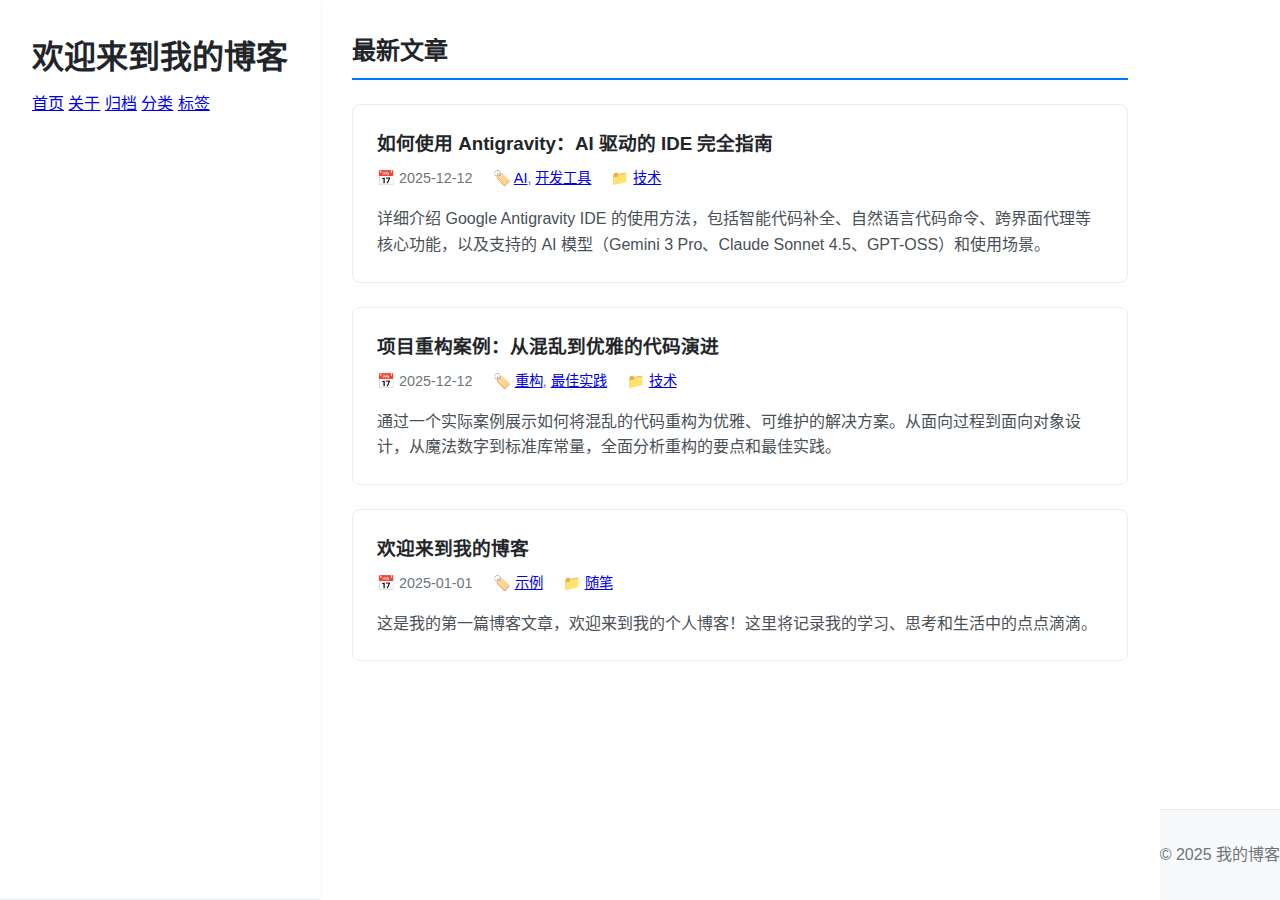
<file: index.html>
<!DOCTYPE html>
<html lang="zh-CN">
<head>
    <meta charset="UTF-8">
    <meta name="viewport" content="width=device-width, initial-scale=1.0">
    <title>我的博客</title>
    <link rel="stylesheet" href="css/style.css">
</head>
<body>
    <header>
        <h1>欢迎来到我的博客</h1>
        <nav>
            <a href="index.html">首页</a>
            <a href="about/index.html">关于</a>
            <a href="archives/index.html">归档</a>
            <a href="categories/index.html">分类</a>
            <a href="tags/index.html">标签</a>
        </nav>
    </header>
    
    <main>
        <section>
            <h2>最新文章</h2>
            <div class="article-list">
                <article class="article-item">
                    <h3><a href="2025/12/12/antigravity-guide.html">如何使用 Antigravity：AI 驱动的 IDE 完全指南</a></h3>
                    <div class="article-meta">
                        <span>📅 2025-12-12</span>
                        <span>🏷️ <a href="tags/index.html">AI</a>, <a href="tags/index.html">开发工具</a></span>
                        <span>📁 <a href="categories/index.html">技术</a></span>
                    </div>
                    <div class="article-excerpt">
                        <p>详细介绍 Google Antigravity IDE 的使用方法，包括智能代码补全、自然语言代码命令、跨界面代理等核心功能，以及支持的 AI 模型（Gemini 3 Pro、Claude Sonnet 4.5、GPT-OSS）和使用场景。</p>
                    </div>
                </article>
                <article class="article-item">
                    <h3><a href="2025/12/12/project-refactoring-case.html">项目重构案例：从混乱到优雅的代码演进</a></h3>
                    <div class="article-meta">
                        <span>📅 2025-12-12</span>
                        <span>🏷️ <a href="tags/index.html">重构</a>, <a href="tags/index.html">最佳实践</a></span>
                        <span>📁 <a href="categories/index.html">技术</a></span>
                    </div>
                    <div class="article-excerpt">
                        <p>通过一个实际案例展示如何将混乱的代码重构为优雅、可维护的解决方案。从面向过程到面向对象设计，从魔法数字到标准库常量，全面分析重构的要点和最佳实践。</p>
                    </div>
                </article>
                <article class="article-item">
                    <h3><a href="2025/01/01/hello-world.html">欢迎来到我的博客</a></h3>
                    <div class="article-meta">
                        <span>📅 2025-01-01</span>
                        <span>🏷️ <a href="tags/index.html">示例</a></span>
                        <span>📁 <a href="categories/index.html">随笔</a></span>
                    </div>
                    <div class="article-excerpt">
                        <p>这是我的第一篇博客文章，欢迎来到我的个人博客！这里将记录我的学习、思考和生活中的点点滴滴。</p>
                    </div>
                </article>
            </div>
        </section>
    </main>
    
    <footer>
        <p>&copy; 2025 我的博客</p>
    </footer>
    
    <script src="js/main.js"></script>
</body>
</html>
</file>
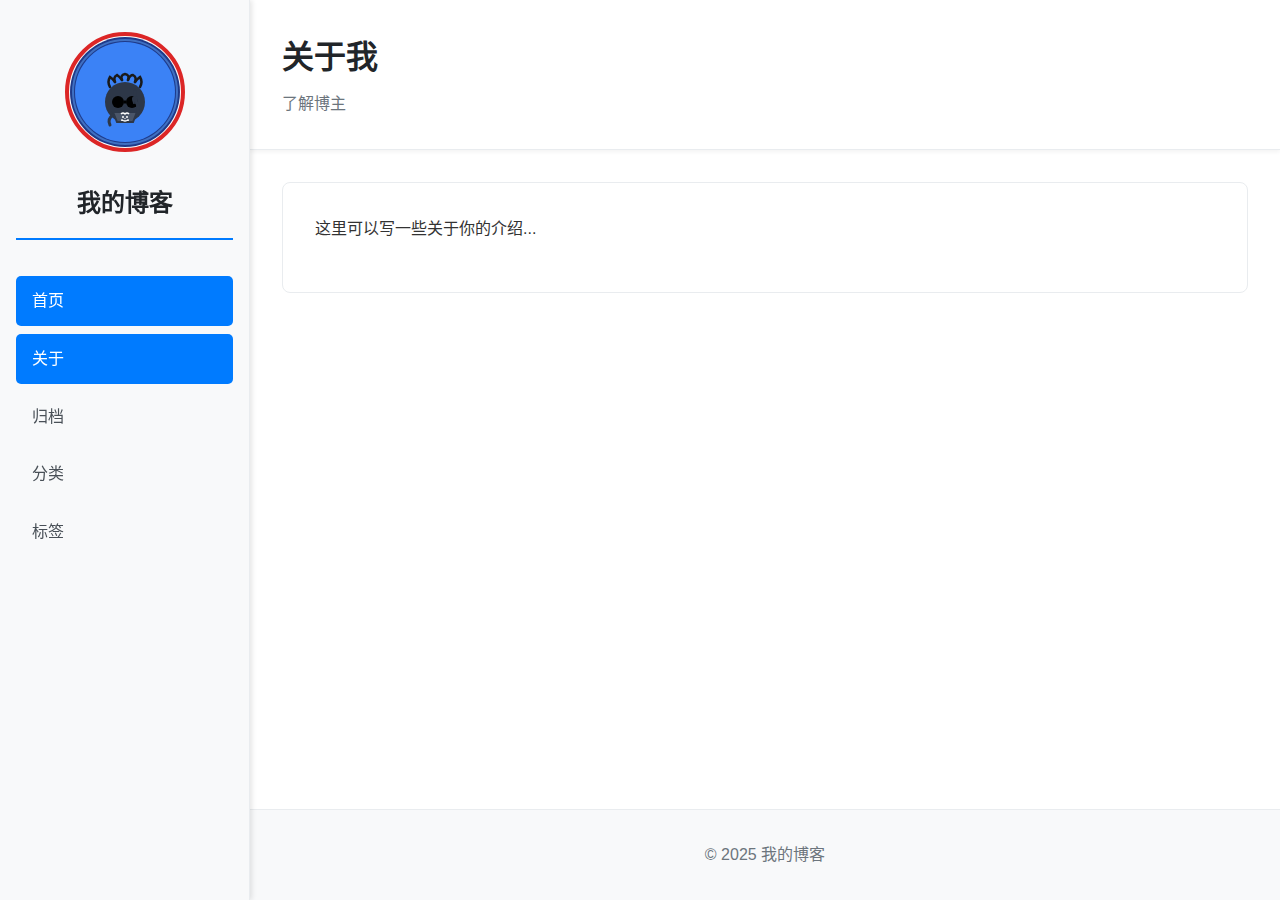
<file: about/index.html>
<!DOCTYPE html>
<html lang="zh-CN">
<head>
    <meta charset="UTF-8">
    <meta name="viewport" content="width=device-width, initial-scale=1.0">
    <title>关于 - 我的博客</title>
    <link rel="stylesheet" href="../css/style.css">
</head>
<body>
    <!-- 侧边栏将通过 components.js 动态加载 -->
    
    <div id="content">
        <header>
            <h1>关于我</h1>
            <p class="subtitle">了解博主</p>
        </header>
        
        <main>
            <section>
                <div class="article-content">
                    <p>这里可以写一些关于你的介绍...</p>
                </div>
            </section>
        </main>
        
        <footer>
            <p>&copy; 2025 我的博客</p>
        </footer>
    </div>
    
    <script src="../js/components.js"></script>
    <script src="../js/main.js"></script>
</body>
</html>
</file>
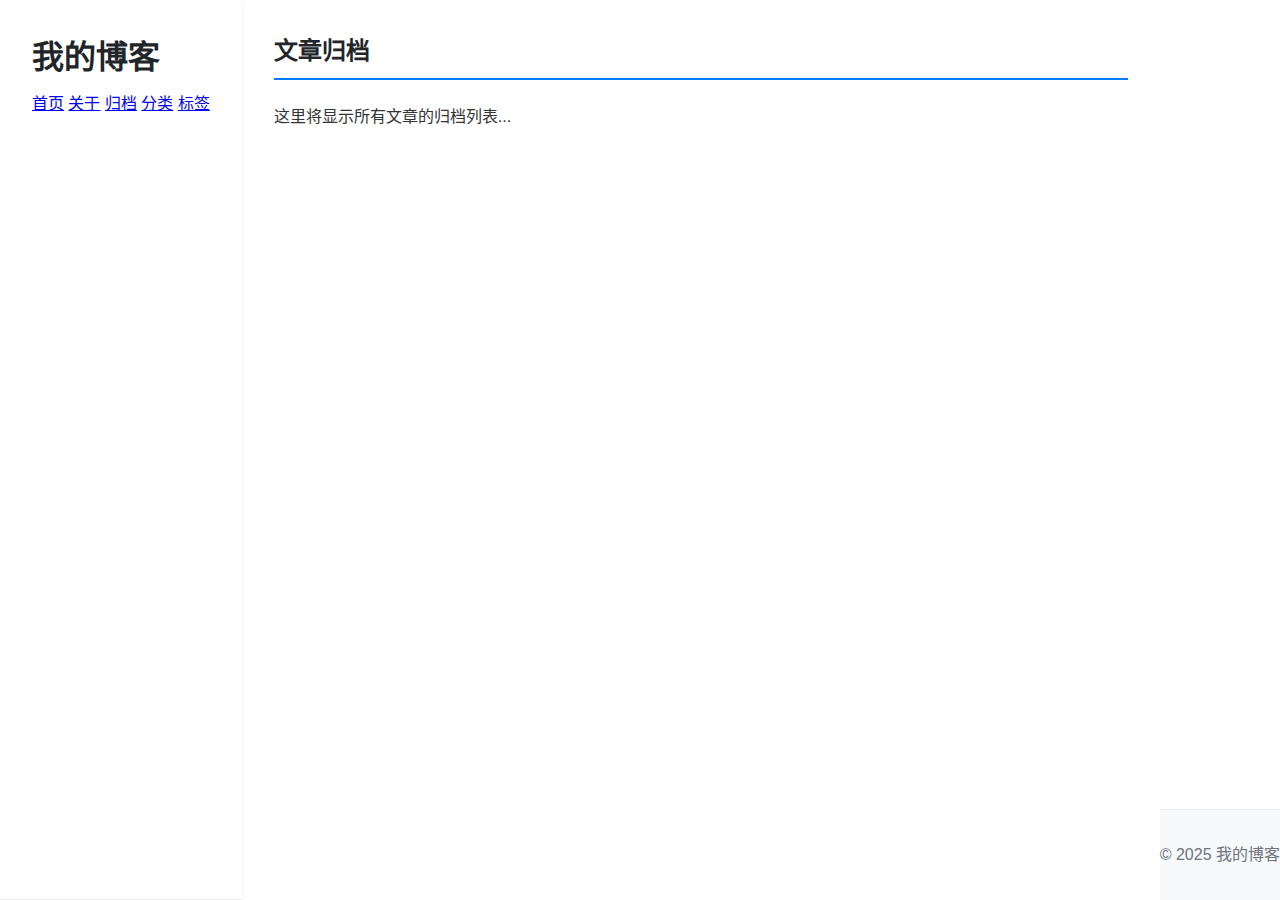
<file: archives/index.html>
<!DOCTYPE html>
<html lang="zh-CN">
<head>
    <meta charset="UTF-8">
    <meta name="viewport" content="width=device-width, initial-scale=1.0">
    <title>归档 - 我的博客</title>
    <link rel="stylesheet" href="../css/style.css">
</head>
<body>
    <header>
        <h1>我的博客</h1>
        <nav>
            <a href="../index.html">首页</a>
            <a href="../about/index.html">关于</a>
            <a href="index.html">归档</a>
            <a href="../categories/index.html">分类</a>
            <a href="../tags/index.html">标签</a>
        </nav>
    </header>
    
    <main>
        <section>
            <h2>文章归档</h2>
            <p>这里将显示所有文章的归档列表...</p>
        </section>
    </main>
    
    <footer>
        <p>&copy; 2025 我的博客</p>
    </footer>
    
    <script src="../js/main.js"></script>
</body>
</html>
</file>
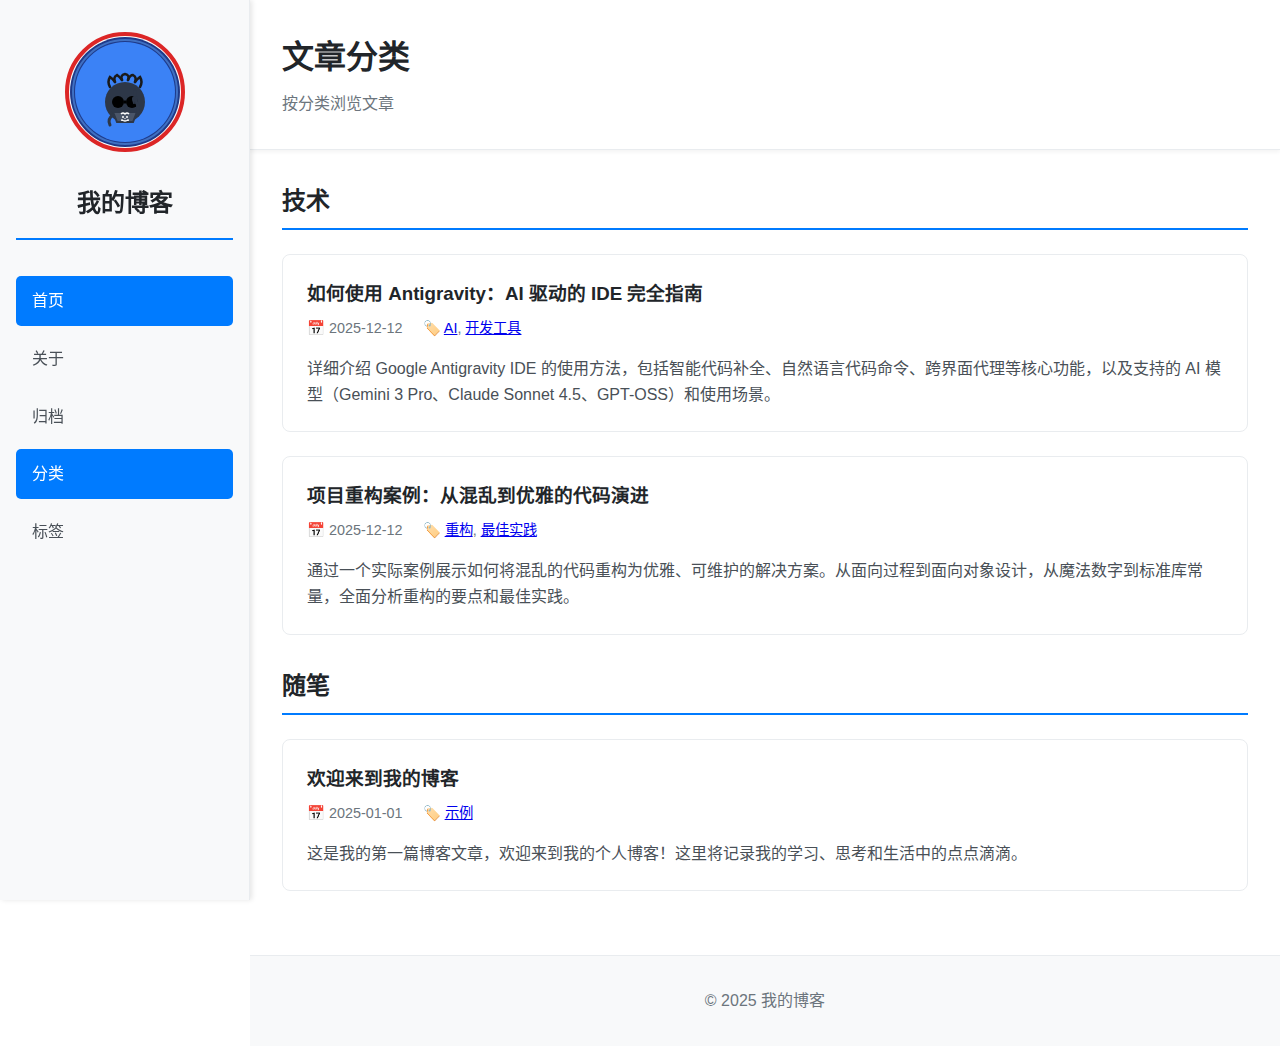
<file: categories/index.html>
<!DOCTYPE html>
<html lang="zh-CN">
<head>
    <meta charset="UTF-8">
    <meta name="viewport" content="width=device-width, initial-scale=1.0">
    <title>分类 - 我的博客</title>
    <link rel="stylesheet" href="../css/style.css">
</head>
<body>
    <!-- 侧边栏将通过 components.js 动态加载 -->
    
    <div id="content">
        <header>
            <h1>文章分类</h1>
            <p class="subtitle">按分类浏览文章</p>
        </header>
        
        <main>
            <section>
                <h2>技术</h2>
                <div class="article-list">
                    <article class="article-item">
                        <h3><a href="../2025/12/12/antigravity-guide.html">如何使用 Antigravity：AI 驱动的 IDE 完全指南</a></h3>
                        <div class="article-meta">
                            <span>📅 2025-12-12</span>
                            <span>🏷️ <a href="../tags/index.html">AI</a>, <a href="../tags/index.html">开发工具</a></span>
                        </div>
                        <div class="article-excerpt">
                            <p>详细介绍 Google Antigravity IDE 的使用方法，包括智能代码补全、自然语言代码命令、跨界面代理等核心功能，以及支持的 AI 模型（Gemini 3 Pro、Claude Sonnet 4.5、GPT-OSS）和使用场景。</p>
                        </div>
                    </article>
                    <article class="article-item">
                        <h3><a href="../2025/12/12/project-refactoring-case.html">项目重构案例：从混乱到优雅的代码演进</a></h3>
                        <div class="article-meta">
                            <span>📅 2025-12-12</span>
                            <span>🏷️ <a href="../tags/index.html">重构</a>, <a href="../tags/index.html">最佳实践</a></span>
                        </div>
                        <div class="article-excerpt">
                            <p>通过一个实际案例展示如何将混乱的代码重构为优雅、可维护的解决方案。从面向过程到面向对象设计，从魔法数字到标准库常量，全面分析重构的要点和最佳实践。</p>
                        </div>
                    </article>
                </div>
            </section>
            
            <section>
                <h2>随笔</h2>
                <div class="article-list">
                    <article class="article-item">
                        <h3><a href="../2025/01/01/hello-world.html">欢迎来到我的博客</a></h3>
                        <div class="article-meta">
                            <span>📅 2025-01-01</span>
                            <span>🏷️ <a href="../tags/index.html">示例</a></span>
                        </div>
                        <div class="article-excerpt">
                            <p>这是我的第一篇博客文章，欢迎来到我的个人博客！这里将记录我的学习、思考和生活中的点点滴滴。</p>
                        </div>
                    </article>
                </div>
            </section>
        </main>
        
        <footer>
            <p>&copy; 2025 我的博客</p>
        </footer>
    </div>
    
    <script src="../js/components.js"></script>
    <script src="../js/main.js"></script>
</body>
</html>
</file>
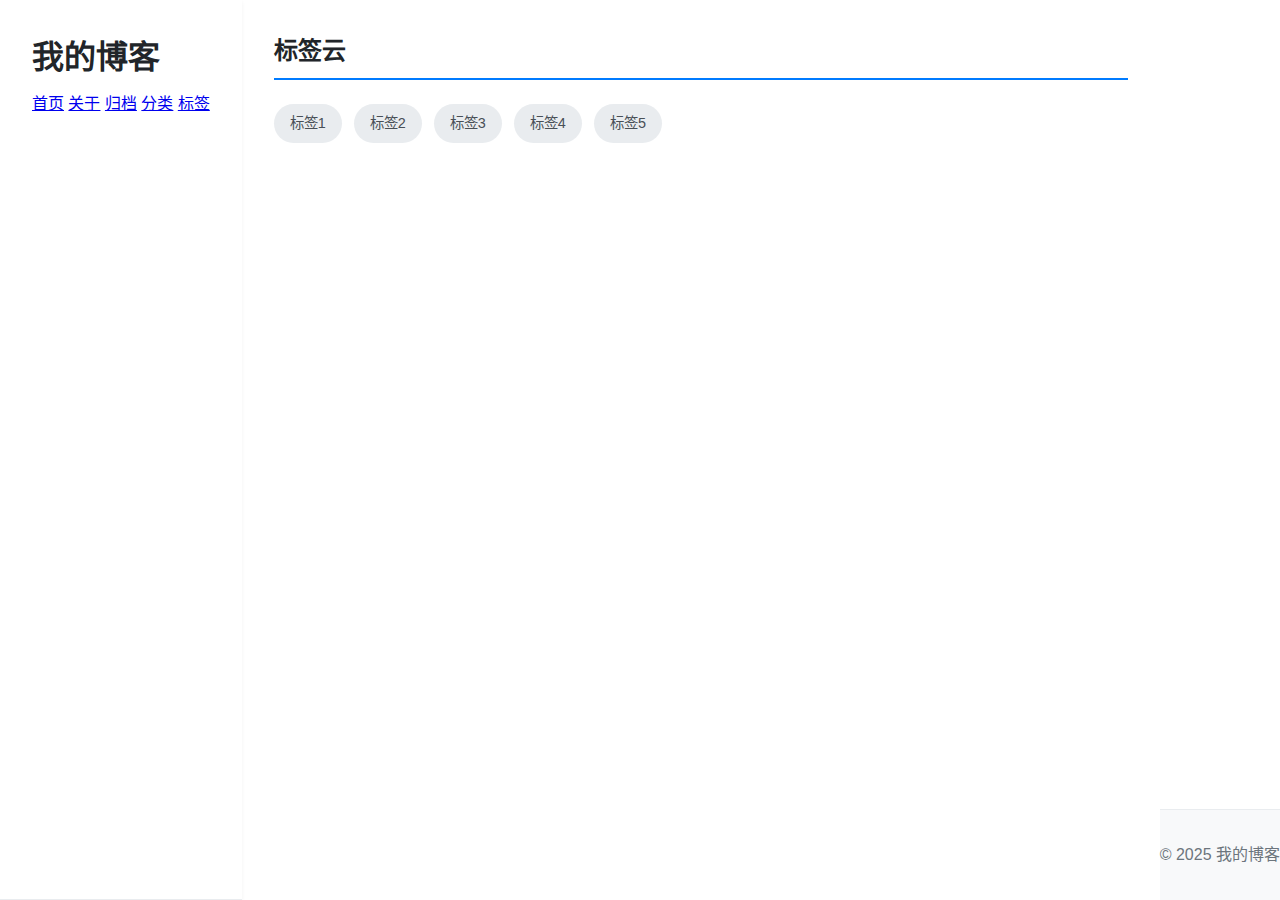
<file: tags/index.html>
<!DOCTYPE html>
<html lang="zh-CN">
<head>
    <meta charset="UTF-8">
    <meta name="viewport" content="width=device-width, initial-scale=1.0">
    <title>标签 - 我的博客</title>
    <link rel="stylesheet" href="../css/style.css">
</head>
<body>
    <header>
        <h1>我的博客</h1>
        <nav>
            <a href="../index.html">首页</a>
            <a href="../about/index.html">关于</a>
            <a href="../archives/index.html">归档</a>
            <a href="../categories/index.html">分类</a>
            <a href="index.html">标签</a>
        </nav>
    </header>
    
    <main>
        <section>
            <h2>标签云</h2>
            <div class="tag-cloud">
                <span class="tag">标签1</span>
                <span class="tag">标签2</span>
                <span class="tag">标签3</span>
                <span class="tag">标签4</span>
                <span class="tag">标签5</span>
            </div>
        </section>
    </main>
    
    <footer>
        <p>&copy; 2025 我的博客</p>
    </footer>
    
    <script src="../js/main.js"></script>
</body>
</html>
</file>
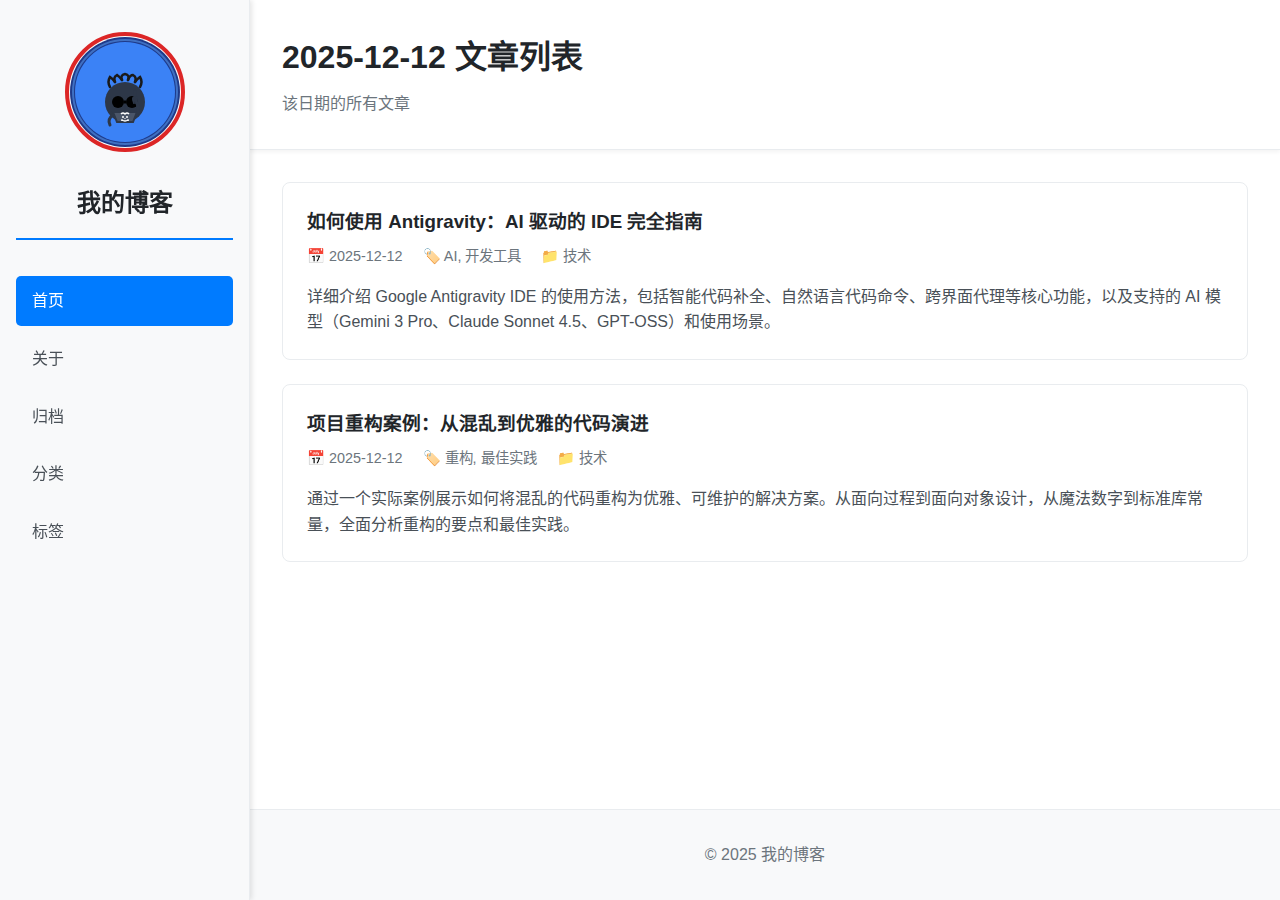
<file: 2025/12/12/index.html>
<!DOCTYPE html>
<html lang="zh-CN">
<head>
    <meta charset="UTF-8">
    <meta name="viewport" content="width=device-width, initial-scale=1.0">
    <title>2025-12-12 文章列表 - 我的博客</title>
    <link rel="stylesheet" href="../../../css/style.css">
</head>
<body>
    <!-- 侧边栏将通过 components.js 动态加载 -->
    
    <div id="content">
        <header>
            <h1>2025-12-12 文章列表</h1>
            <p class="subtitle">该日期的所有文章</p>
        </header>
        
        <main>
            <section>
            <div class="article-list">
                <article class="article-item">
                    <h3><a href="antigravity-guide.html">如何使用 Antigravity：AI 驱动的 IDE 完全指南</a></h3>
                    <div class="article-meta">
                        <span>📅 2025-12-12</span>
                        <span>🏷️ AI, 开发工具</span>
                        <span>📁 技术</span>
                    </div>
                    <div class="article-excerpt">
                        <p>详细介绍 Google Antigravity IDE 的使用方法，包括智能代码补全、自然语言代码命令、跨界面代理等核心功能，以及支持的 AI 模型（Gemini 3 Pro、Claude Sonnet 4.5、GPT-OSS）和使用场景。</p>
                    </div>
                </article>
                <article class="article-item">
                    <h3><a href="project-refactoring-case.html">项目重构案例：从混乱到优雅的代码演进</a></h3>
                    <div class="article-meta">
                        <span>📅 2025-12-12</span>
                        <span>🏷️ 重构, 最佳实践</span>
                        <span>📁 技术</span>
                    </div>
                    <div class="article-excerpt">
                        <p>通过一个实际案例展示如何将混乱的代码重构为优雅、可维护的解决方案。从面向过程到面向对象设计，从魔法数字到标准库常量，全面分析重构的要点和最佳实践。</p>
                    </div>
                </article>
            </div>
            </section>
        </main>
        
        <footer>
            <p>&copy; 2025 我的博客</p>
        </footer>
    </div>
    
    <script src="../../../js/components.js"></script>
    <script src="../../../js/main.js"></script>
</body>
</html>
</file>
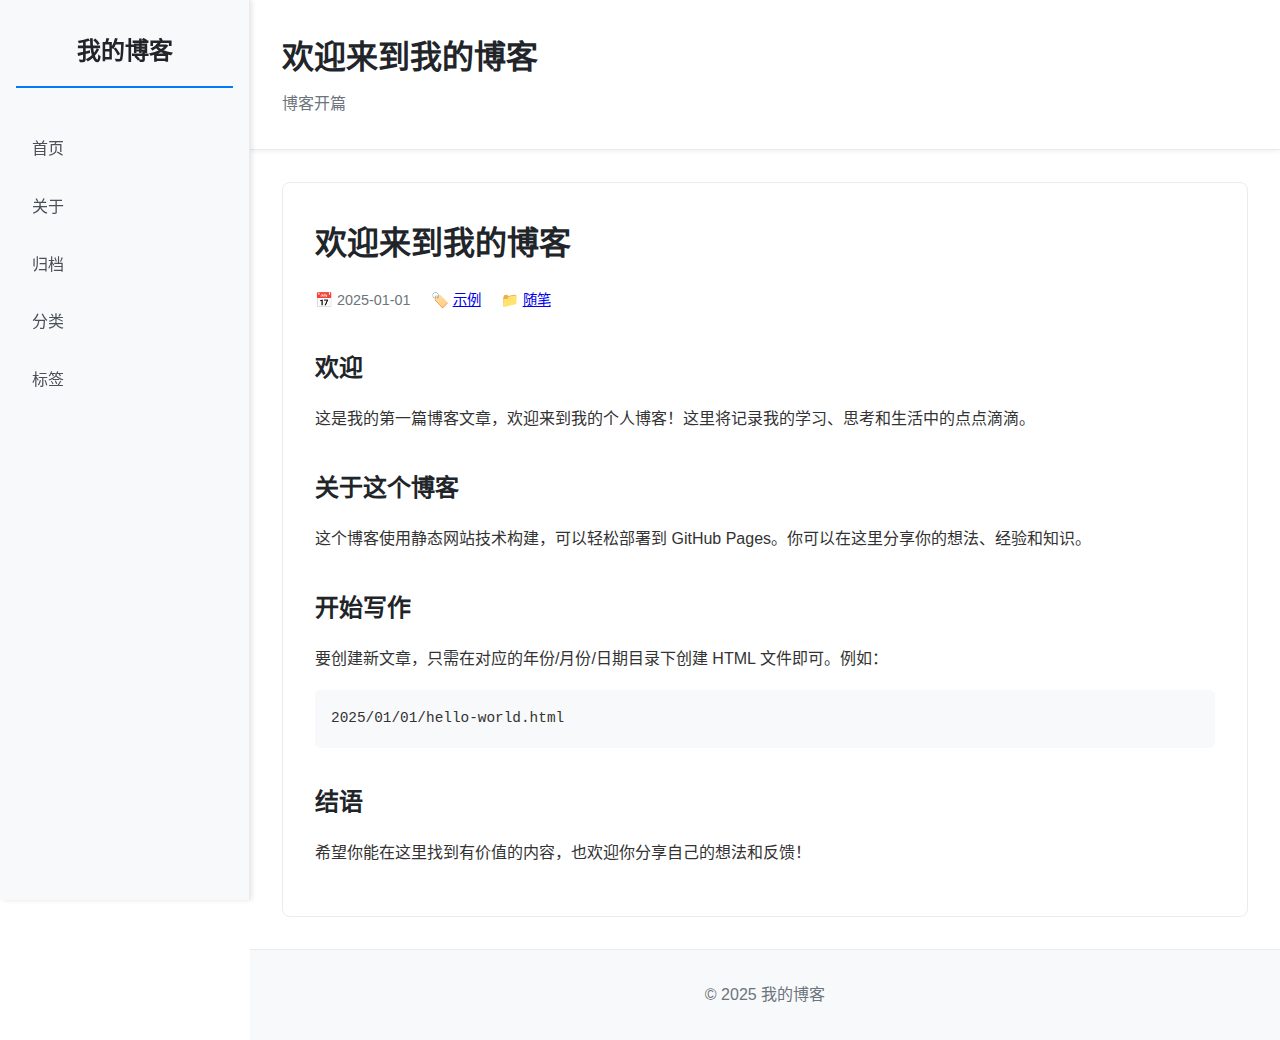
<file: 2025/01/01/hello-world.html>
<!DOCTYPE html>
<html lang="zh-CN">
<head>
    <meta charset="UTF-8">
    <meta name="viewport" content="width=device-width, initial-scale=1.0">
    <title>欢迎来到我的博客 - 我的博客</title>
    <link rel="stylesheet" href="../../../css/style.css">
</head>
<body>
    <div id="sidebar">
        <h1>我的博客</h1>
        <nav>
            <a href="../../../index.html">首页</a>
            <a href="../../../about/index.html">关于</a>
            <a href="../../../archives/index.html">归档</a>
            <a href="../../../categories/index.html">分类</a>
            <a href="../../../tags/index.html">标签</a>
        </nav>
    </div>
    
    <div id="content">
        <header>
            <h1>欢迎来到我的博客</h1>
            <p class="subtitle">博客开篇</p>
        </header>
        
        <main>
            <article class="article-content">
            <h1>欢迎来到我的博客</h1>
            <div class="article-meta">
                <span>📅 2025-01-01</span>
                <span>🏷️ <a href="../../../tags/index.html">示例</a></span>
                <span>📁 <a href="../../../categories/index.html">随笔</a></span>
            </div>
            
            <div style="margin-top: 2rem;">
                <h2>欢迎</h2>
                <p>这是我的第一篇博客文章，欢迎来到我的个人博客！这里将记录我的学习、思考和生活中的点点滴滴。</p>
                
                <h2>关于这个博客</h2>
                <p>这个博客使用静态网站技术构建，可以轻松部署到 GitHub Pages。你可以在这里分享你的想法、经验和知识。</p>
                
                <h2>开始写作</h2>
                <p>要创建新文章，只需在对应的年份/月份/日期目录下创建 HTML 文件即可。例如：</p>
                <pre><code>2025/01/01/hello-world.html</code></pre>
                
                <h2>结语</h2>
                <p>希望你能在这里找到有价值的内容，也欢迎你分享自己的想法和反馈！</p>
            </div>
            </article>
        </main>
        
        <footer>
            <p>&copy; 2025 我的博客</p>
        </footer>
    </div>
    
    <script src="../../../js/main.js"></script>
</body>
</html>
</file>
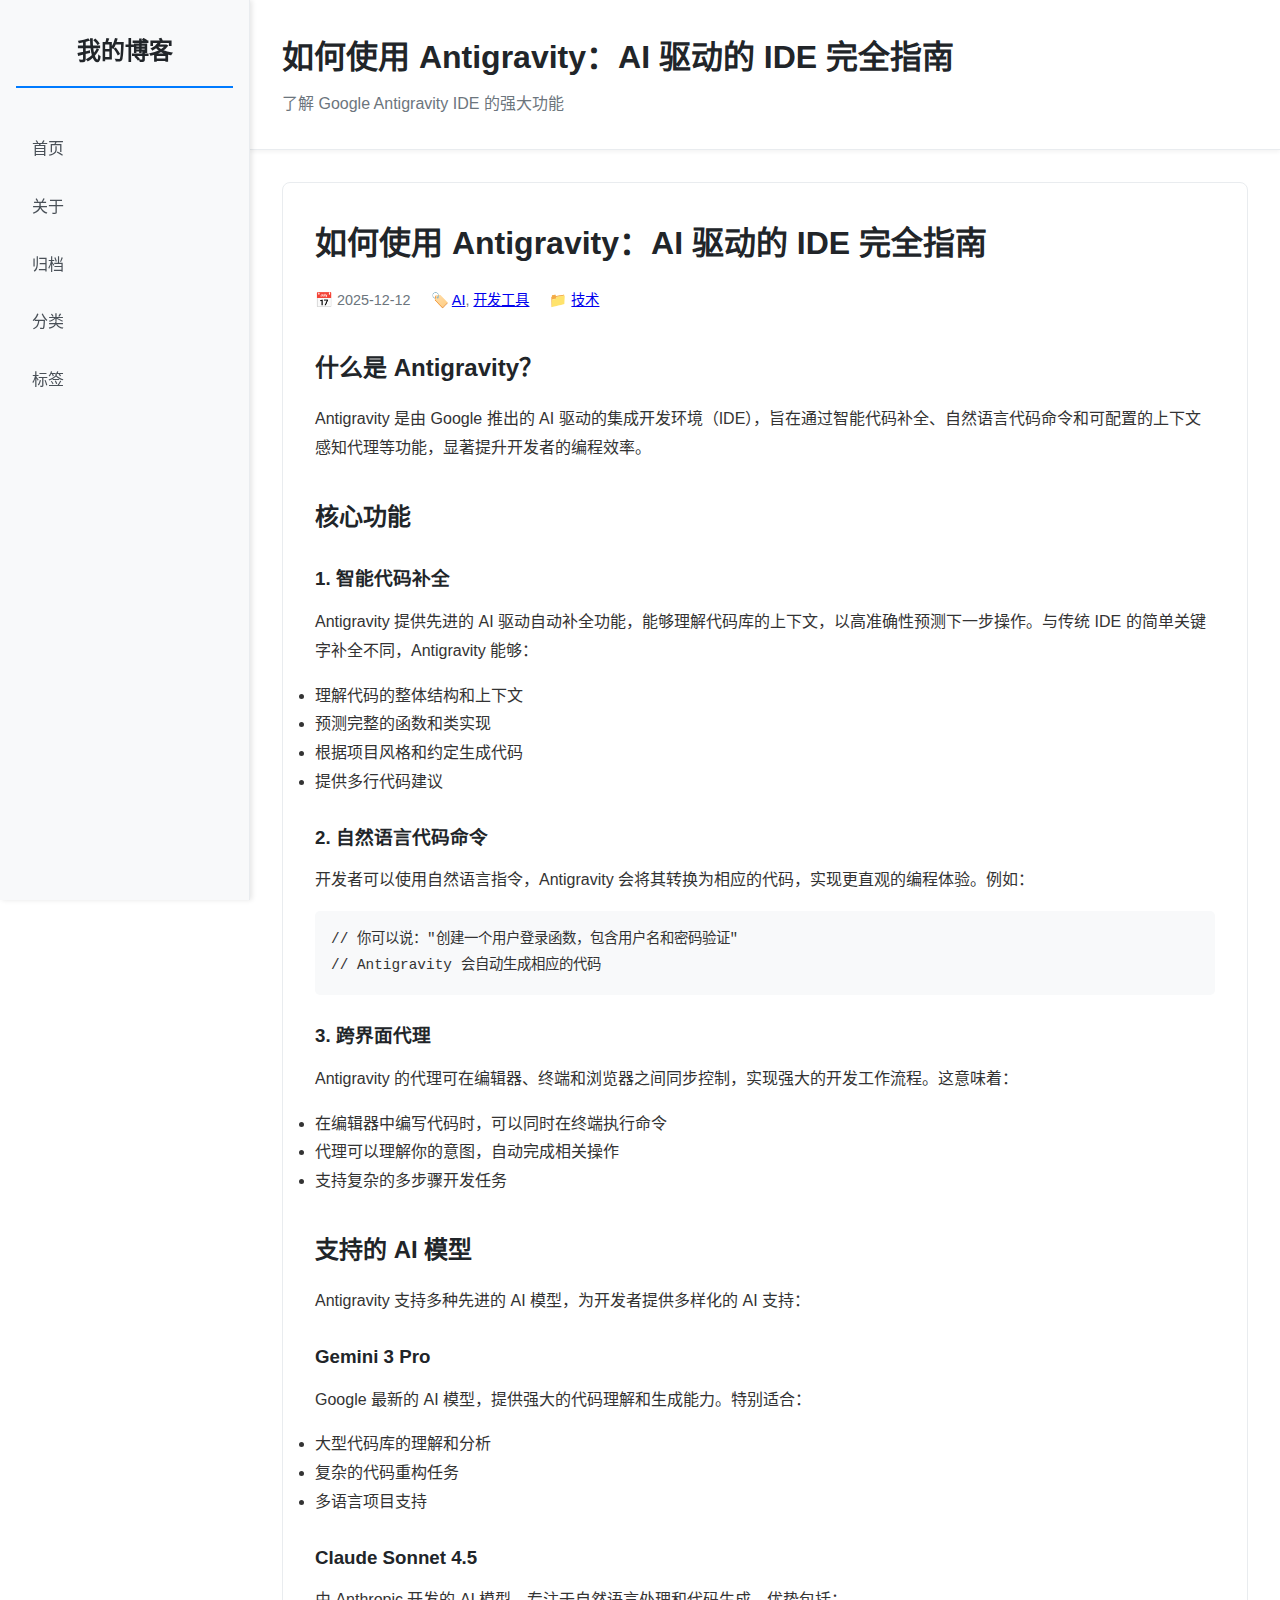
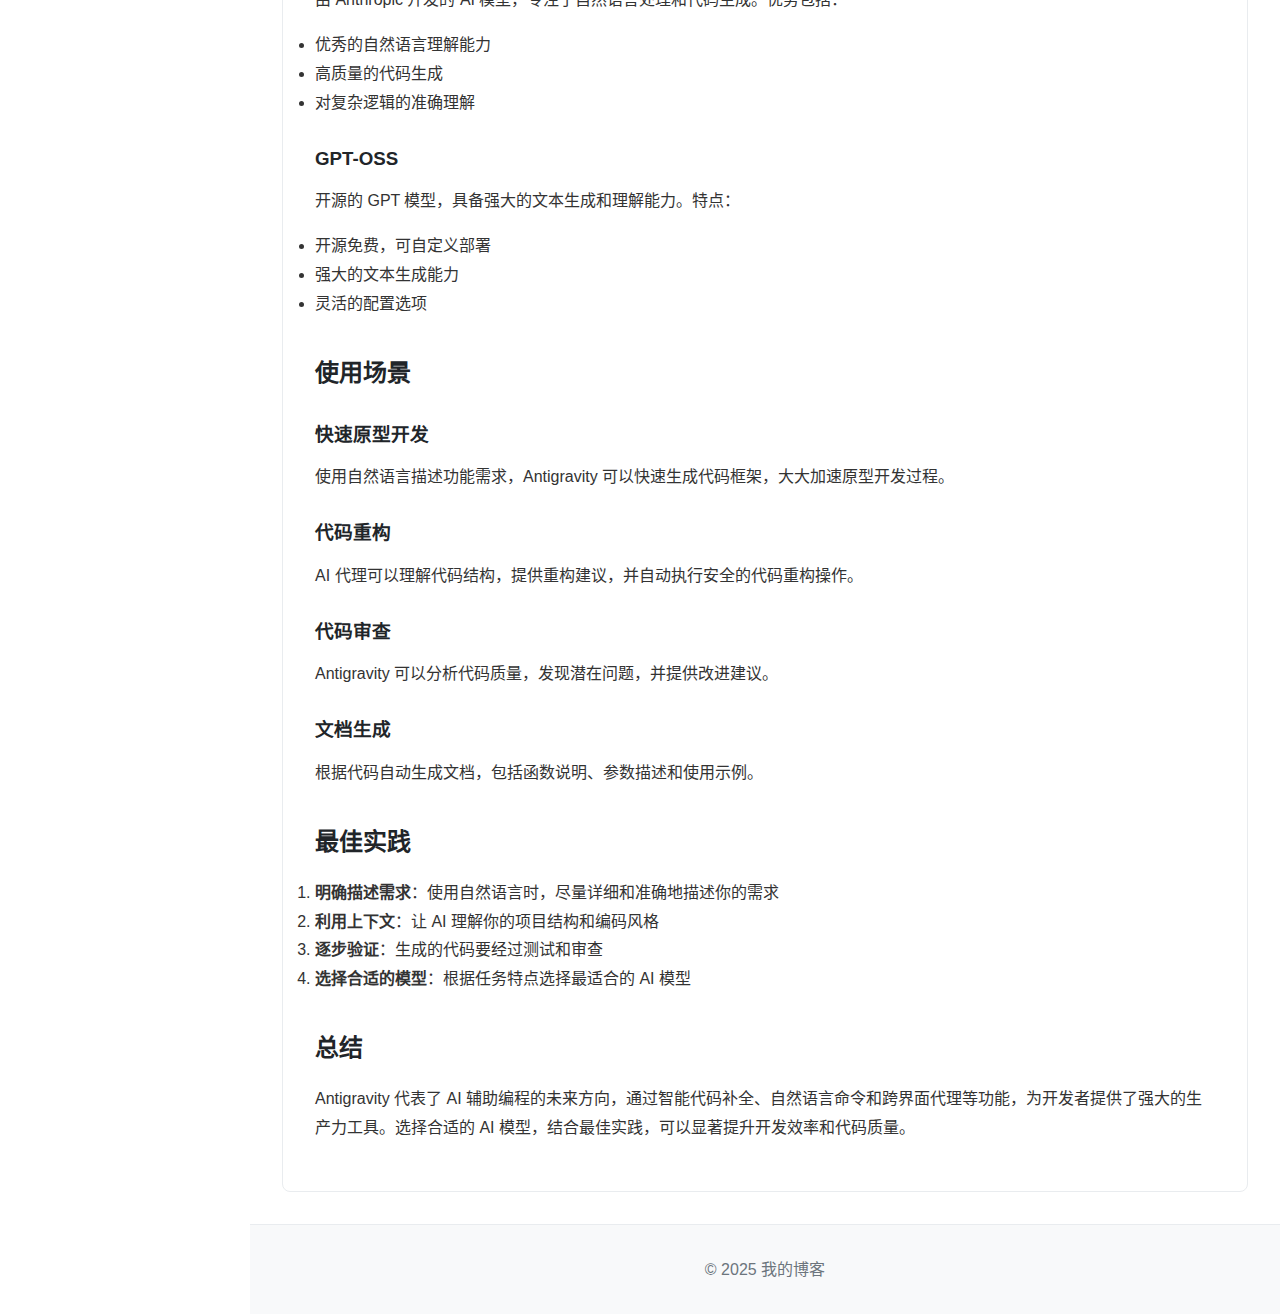
<file: 2025/12/12/antigravity-guide.html>
<!DOCTYPE html>
<html lang="zh-CN">
<head>
    <meta charset="UTF-8">
    <meta name="viewport" content="width=device-width, initial-scale=1.0">
    <title>如何使用 Antigravity：AI 驱动的 IDE 完全指南 - 我的博客</title>
    <link rel="stylesheet" href="../../../css/style.css">
</head>
<body>
    <div id="sidebar">
        <h1>我的博客</h1>
        <nav>
            <a href="../../../index.html">首页</a>
            <a href="../../../about/index.html">关于</a>
            <a href="../../../archives/index.html">归档</a>
            <a href="../../../categories/index.html">分类</a>
            <a href="../../../tags/index.html">标签</a>
        </nav>
    </div>
    
    <div id="content">
        <header>
            <h1>如何使用 Antigravity：AI 驱动的 IDE 完全指南</h1>
            <p class="subtitle">了解 Google Antigravity IDE 的强大功能</p>
        </header>
        
        <main>
            <article class="article-content">
            <h1>如何使用 Antigravity：AI 驱动的 IDE 完全指南</h1>
            <div class="article-meta">
                <span>📅 2025-12-12</span>
                <span>🏷️ <a href="../../../tags/index.html">AI</a>, <a href="../../../tags/index.html">开发工具</a></span>
                <span>📁 <a href="../../../categories/index.html">技术</a></span>
            </div>
            
            <div style="margin-top: 2rem;">
                <h2>什么是 Antigravity？</h2>
                <p>Antigravity 是由 Google 推出的 AI 驱动的集成开发环境（IDE），旨在通过智能代码补全、自然语言代码命令和可配置的上下文感知代理等功能，显著提升开发者的编程效率。</p>
                
                <h2>核心功能</h2>
                
                <h3>1. 智能代码补全</h3>
                <p>Antigravity 提供先进的 AI 驱动自动补全功能，能够理解代码库的上下文，以高准确性预测下一步操作。与传统 IDE 的简单关键字补全不同，Antigravity 能够：</p>
                <ul>
                    <li>理解代码的整体结构和上下文</li>
                    <li>预测完整的函数和类实现</li>
                    <li>根据项目风格和约定生成代码</li>
                    <li>提供多行代码建议</li>
                </ul>
                
                <h3>2. 自然语言代码命令</h3>
                <p>开发者可以使用自然语言指令，Antigravity 会将其转换为相应的代码，实现更直观的编程体验。例如：</p>
                <pre><code>// 你可以说："创建一个用户登录函数，包含用户名和密码验证"
// Antigravity 会自动生成相应的代码</code></pre>
                
                <h3>3. 跨界面代理</h3>
                <p>Antigravity 的代理可在编辑器、终端和浏览器之间同步控制，实现强大的开发工作流程。这意味着：</p>
                <ul>
                    <li>在编辑器中编写代码时，可以同时在终端执行命令</li>
                    <li>代理可以理解你的意图，自动完成相关操作</li>
                    <li>支持复杂的多步骤开发任务</li>
                </ul>
                
                <h2>支持的 AI 模型</h2>
                <p>Antigravity 支持多种先进的 AI 模型，为开发者提供多样化的 AI 支持：</p>
                
                <h3>Gemini 3 Pro</h3>
                <p>Google 最新的 AI 模型，提供强大的代码理解和生成能力。特别适合：</p>
                <ul>
                    <li>大型代码库的理解和分析</li>
                    <li>复杂的代码重构任务</li>
                    <li>多语言项目支持</li>
                </ul>
                
                <h3>Claude Sonnet 4.5</h3>
                <p>由 Anthropic 开发的 AI 模型，专注于自然语言处理和代码生成。优势包括：</p>
                <ul>
                    <li>优秀的自然语言理解能力</li>
                    <li>高质量的代码生成</li>
                    <li>对复杂逻辑的准确理解</li>
                </ul>
                
                <h3>GPT-OSS</h3>
                <p>开源的 GPT 模型，具备强大的文本生成和理解能力。特点：</p>
                <ul>
                    <li>开源免费，可自定义部署</li>
                    <li>强大的文本生成能力</li>
                    <li>灵活的配置选项</li>
                </ul>
                
                <h2>使用场景</h2>
                
                <h3>快速原型开发</h3>
                <p>使用自然语言描述功能需求，Antigravity 可以快速生成代码框架，大大加速原型开发过程。</p>
                
                <h3>代码重构</h3>
                <p>AI 代理可以理解代码结构，提供重构建议，并自动执行安全的代码重构操作。</p>
                
                <h3>代码审查</h3>
                <p>Antigravity 可以分析代码质量，发现潜在问题，并提供改进建议。</p>
                
                <h3>文档生成</h3>
                <p>根据代码自动生成文档，包括函数说明、参数描述和使用示例。</p>
                
                <h2>最佳实践</h2>
                <ol>
                    <li><strong>明确描述需求</strong>：使用自然语言时，尽量详细和准确地描述你的需求</li>
                    <li><strong>利用上下文</strong>：让 AI 理解你的项目结构和编码风格</li>
                    <li><strong>逐步验证</strong>：生成的代码要经过测试和审查</li>
                    <li><strong>选择合适的模型</strong>：根据任务特点选择最适合的 AI 模型</li>
                </ol>
                
                <h2>总结</h2>
                <p>Antigravity 代表了 AI 辅助编程的未来方向，通过智能代码补全、自然语言命令和跨界面代理等功能，为开发者提供了强大的生产力工具。选择合适的 AI 模型，结合最佳实践，可以显著提升开发效率和代码质量。</p>
            </div>
            </article>
        </main>
        
        <footer>
            <p>&copy; 2025 我的博客</p>
        </footer>
    </div>
    
    <script src="../../../js/main.js"></script>
</body>
</html>
</file>
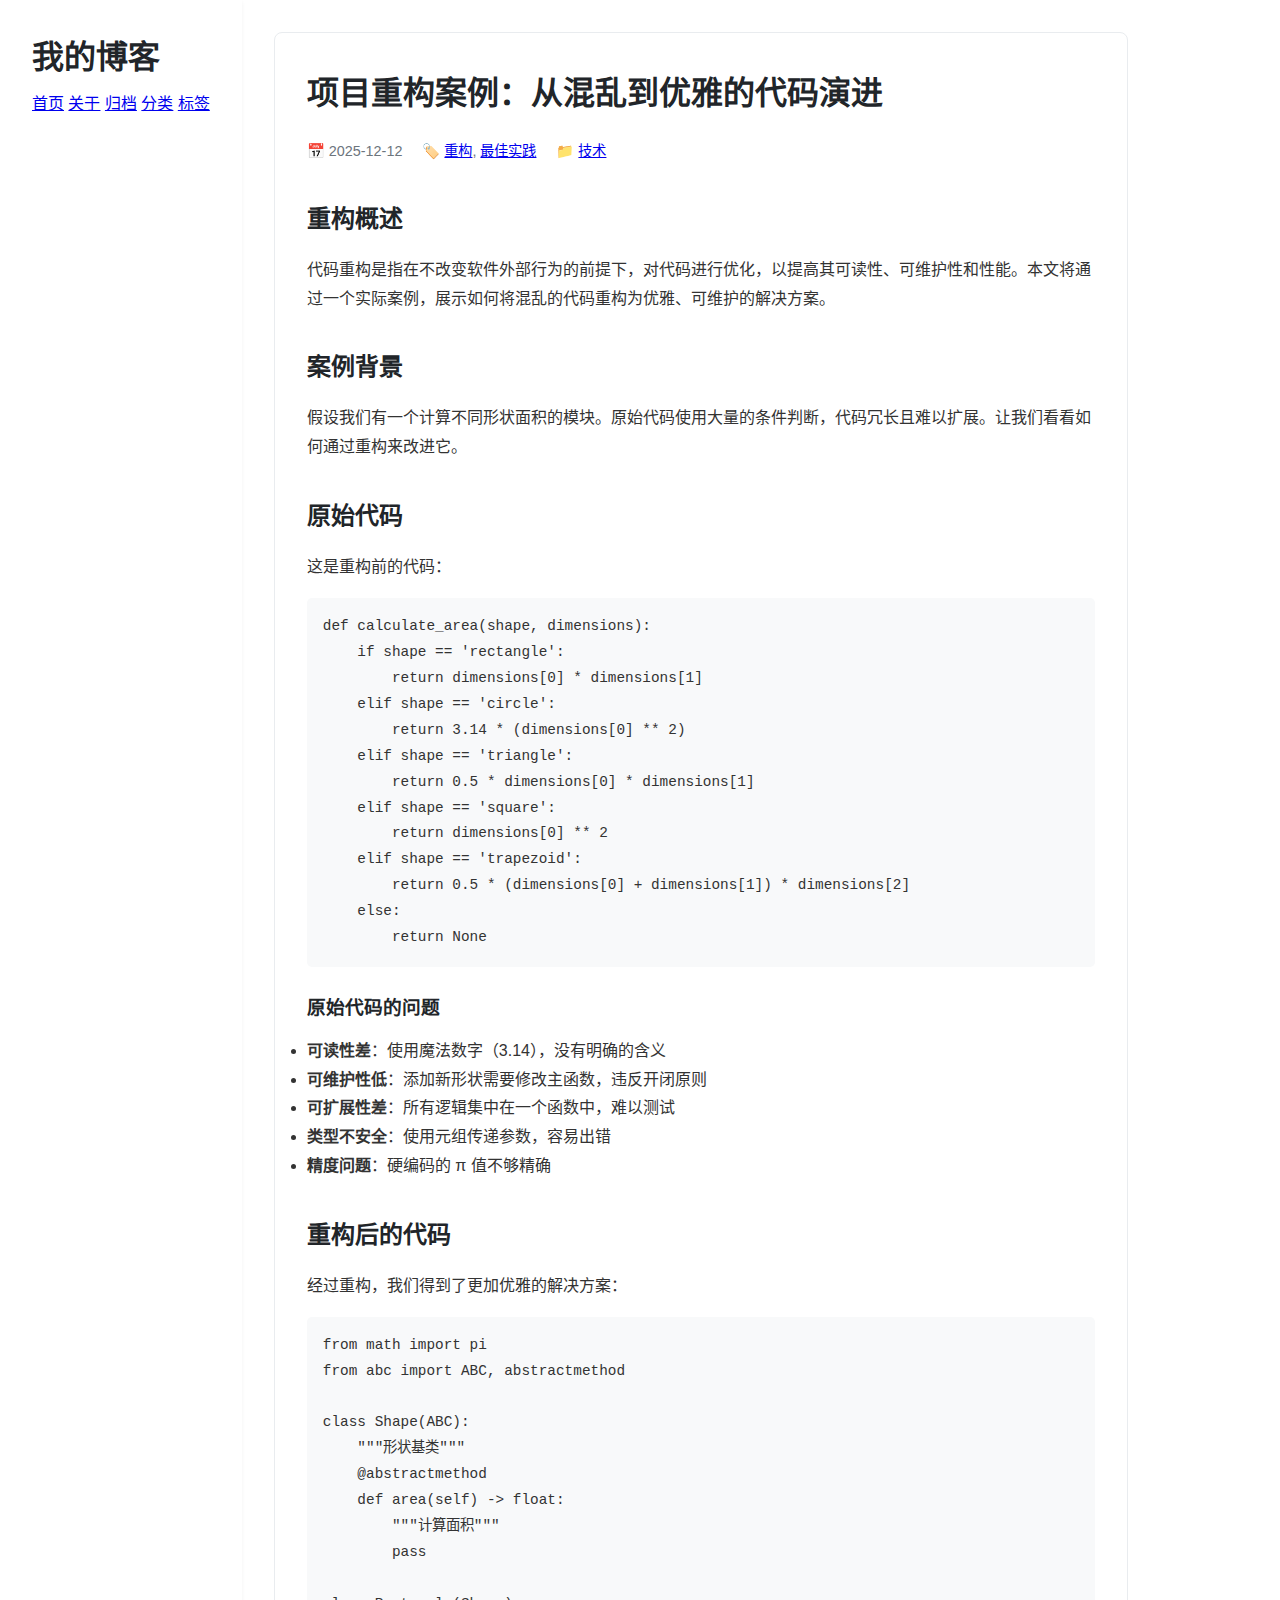
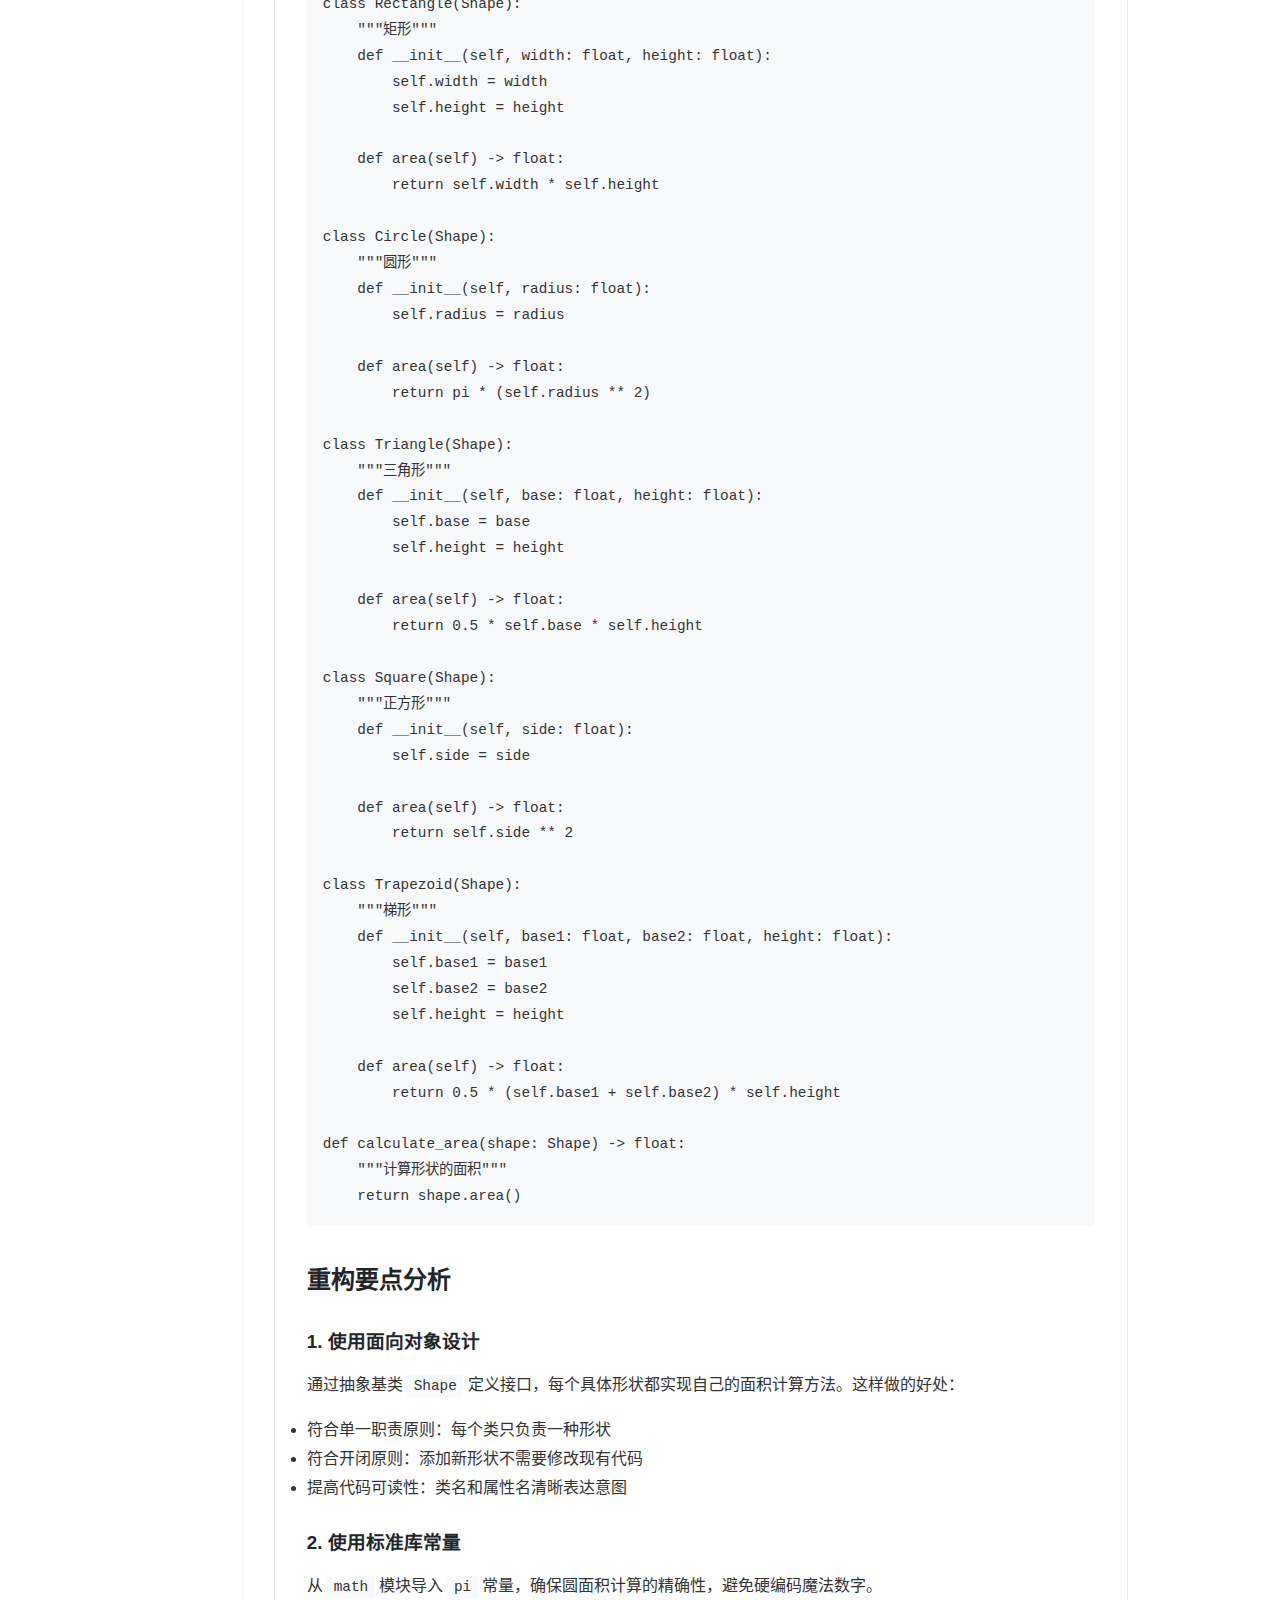
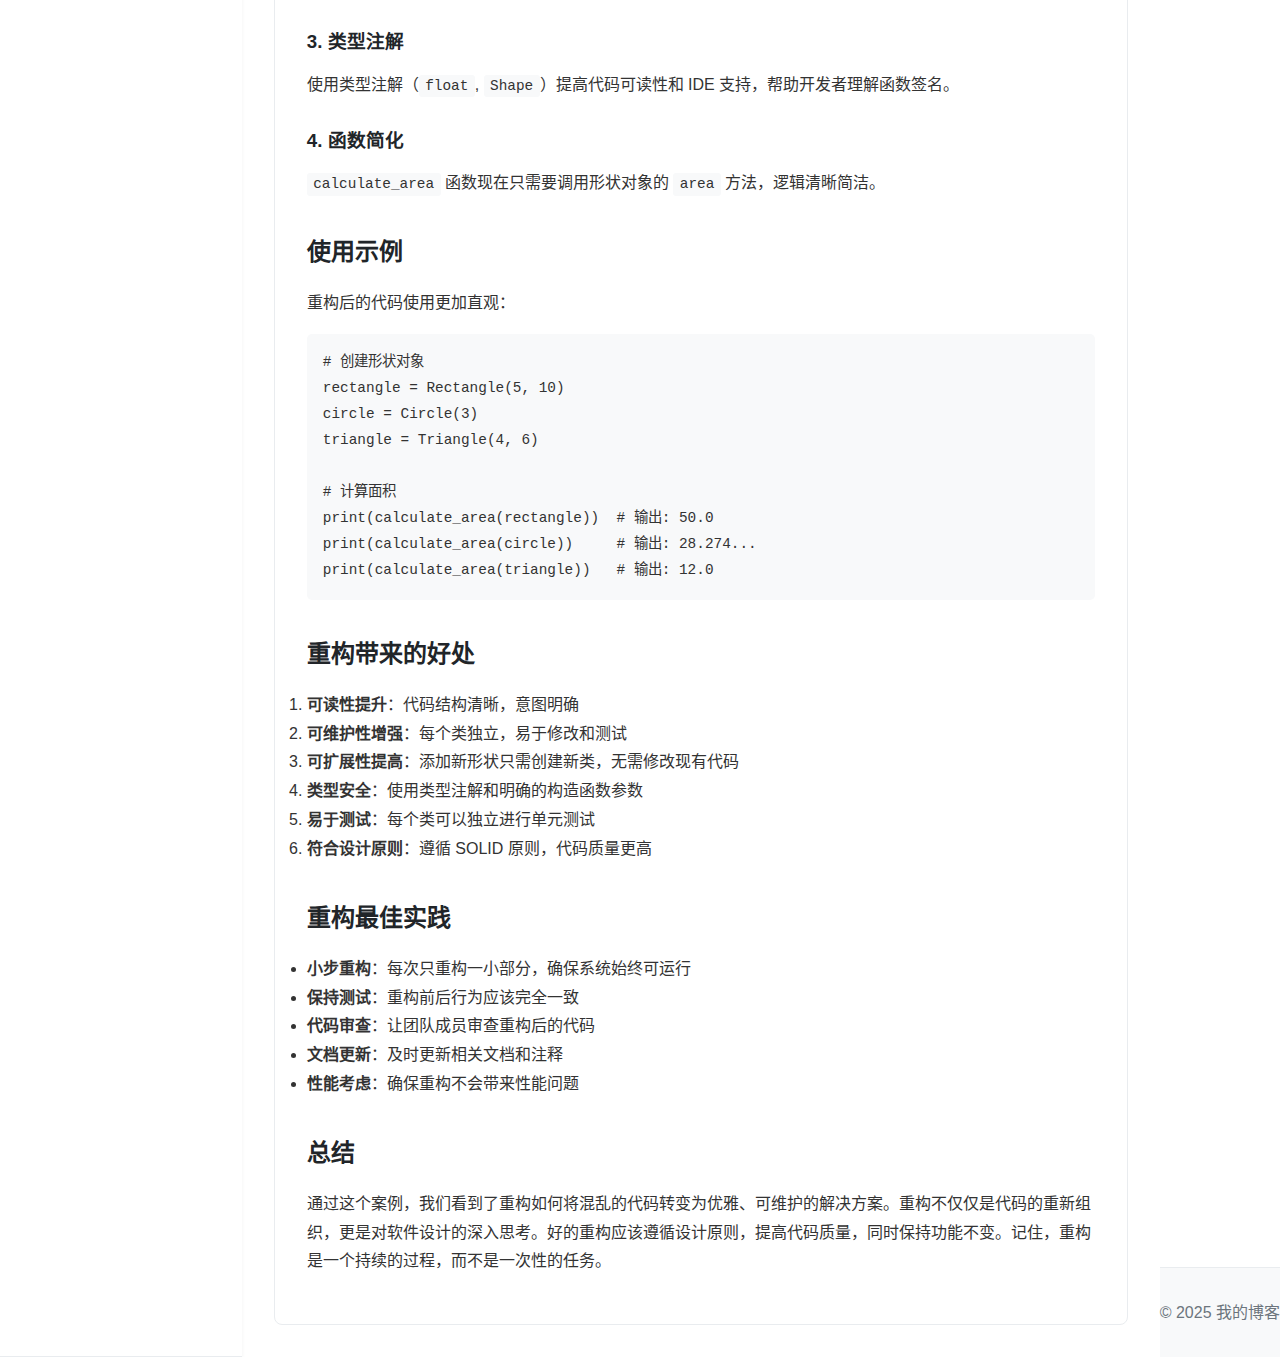
<file: 2025/12/12/project-refactoring-case.html>
<!DOCTYPE html>
<html lang="zh-CN">
<head>
    <meta charset="UTF-8">
    <meta name="viewport" content="width=device-width, initial-scale=1.0">
    <title>项目重构案例：从混乱到优雅的代码演进 - 我的博客</title>
    <link rel="stylesheet" href="../../../css/style.css">
</head>
<body>
    <header>
        <h1>我的博客</h1>
        <nav>
            <a href="../../../index.html">首页</a>
            <a href="../../../about/index.html">关于</a>
            <a href="../../../archives/index.html">归档</a>
            <a href="../../../categories/index.html">分类</a>
            <a href="../../../tags/index.html">标签</a>
        </nav>
    </header>
    
    <main>
        <article class="article-content">
            <h1>项目重构案例：从混乱到优雅的代码演进</h1>
            <div class="article-meta">
                <span>📅 2025-12-12</span>
                <span>🏷️ <a href="../../../tags/index.html">重构</a>, <a href="../../../tags/index.html">最佳实践</a></span>
                <span>📁 <a href="../../../categories/index.html">技术</a></span>
            </div>
            
            <div style="margin-top: 2rem;">
                <h2>重构概述</h2>
                <p>代码重构是指在不改变软件外部行为的前提下，对代码进行优化，以提高其可读性、可维护性和性能。本文将通过一个实际案例，展示如何将混乱的代码重构为优雅、可维护的解决方案。</p>
                
                <h2>案例背景</h2>
                <p>假设我们有一个计算不同形状面积的模块。原始代码使用大量的条件判断，代码冗长且难以扩展。让我们看看如何通过重构来改进它。</p>
                
                <h2>原始代码</h2>
                <p>这是重构前的代码：</p>
                <pre><code>def calculate_area(shape, dimensions):
    if shape == 'rectangle':
        return dimensions[0] * dimensions[1]
    elif shape == 'circle':
        return 3.14 * (dimensions[0] ** 2)
    elif shape == 'triangle':
        return 0.5 * dimensions[0] * dimensions[1]
    elif shape == 'square':
        return dimensions[0] ** 2
    elif shape == 'trapezoid':
        return 0.5 * (dimensions[0] + dimensions[1]) * dimensions[2]
    else:
        return None</code></pre>
                
                <h3>原始代码的问题</h3>
                <ul>
                    <li><strong>可读性差</strong>：使用魔法数字（3.14），没有明确的含义</li>
                    <li><strong>可维护性低</strong>：添加新形状需要修改主函数，违反开闭原则</li>
                    <li><strong>可扩展性差</strong>：所有逻辑集中在一个函数中，难以测试</li>
                    <li><strong>类型不安全</strong>：使用元组传递参数，容易出错</li>
                    <li><strong>精度问题</strong>：硬编码的 π 值不够精确</li>
                </ul>
                
                <h2>重构后的代码</h2>
                <p>经过重构，我们得到了更加优雅的解决方案：</p>
                <pre><code>from math import pi
from abc import ABC, abstractmethod

class Shape(ABC):
    """形状基类"""
    @abstractmethod
    def area(self) -> float:
        """计算面积"""
        pass

class Rectangle(Shape):
    """矩形"""
    def __init__(self, width: float, height: float):
        self.width = width
        self.height = height
    
    def area(self) -> float:
        return self.width * self.height

class Circle(Shape):
    """圆形"""
    def __init__(self, radius: float):
        self.radius = radius
    
    def area(self) -> float:
        return pi * (self.radius ** 2)

class Triangle(Shape):
    """三角形"""
    def __init__(self, base: float, height: float):
        self.base = base
        self.height = height
    
    def area(self) -> float:
        return 0.5 * self.base * self.height

class Square(Shape):
    """正方形"""
    def __init__(self, side: float):
        self.side = side
    
    def area(self) -> float:
        return self.side ** 2

class Trapezoid(Shape):
    """梯形"""
    def __init__(self, base1: float, base2: float, height: float):
        self.base1 = base1
        self.base2 = base2
        self.height = height
    
    def area(self) -> float:
        return 0.5 * (self.base1 + self.base2) * self.height

def calculate_area(shape: Shape) -> float:
    """计算形状的面积"""
    return shape.area()</code></pre>
                
                <h2>重构要点分析</h2>
                
                <h3>1. 使用面向对象设计</h3>
                <p>通过抽象基类 <code>Shape</code> 定义接口，每个具体形状都实现自己的面积计算方法。这样做的好处：</p>
                <ul>
                    <li>符合单一职责原则：每个类只负责一种形状</li>
                    <li>符合开闭原则：添加新形状不需要修改现有代码</li>
                    <li>提高代码可读性：类名和属性名清晰表达意图</li>
                </ul>
                
                <h3>2. 使用标准库常量</h3>
                <p>从 <code>math</code> 模块导入 <code>pi</code> 常量，确保圆面积计算的精确性，避免硬编码魔法数字。</p>
                
                <h3>3. 类型注解</h3>
                <p>使用类型注解（<code>float</code>, <code>Shape</code>）提高代码可读性和 IDE 支持，帮助开发者理解函数签名。</p>
                
                <h3>4. 函数简化</h3>
                <p><code>calculate_area</code> 函数现在只需要调用形状对象的 <code>area</code> 方法，逻辑清晰简洁。</p>
                
                <h2>使用示例</h2>
                <p>重构后的代码使用更加直观：</p>
                <pre><code># 创建形状对象
rectangle = Rectangle(5, 10)
circle = Circle(3)
triangle = Triangle(4, 6)

# 计算面积
print(calculate_area(rectangle))  # 输出: 50.0
print(calculate_area(circle))     # 输出: 28.274...
print(calculate_area(triangle))   # 输出: 12.0</code></pre>
                
                <h2>重构带来的好处</h2>
                <ol>
                    <li><strong>可读性提升</strong>：代码结构清晰，意图明确</li>
                    <li><strong>可维护性增强</strong>：每个类独立，易于修改和测试</li>
                    <li><strong>可扩展性提高</strong>：添加新形状只需创建新类，无需修改现有代码</li>
                    <li><strong>类型安全</strong>：使用类型注解和明确的构造函数参数</li>
                    <li><strong>易于测试</strong>：每个类可以独立进行单元测试</li>
                    <li><strong>符合设计原则</strong>：遵循 SOLID 原则，代码质量更高</li>
                </ol>
                
                <h2>重构最佳实践</h2>
                <ul>
                    <li><strong>小步重构</strong>：每次只重构一小部分，确保系统始终可运行</li>
                    <li><strong>保持测试</strong>：重构前后行为应该完全一致</li>
                    <li><strong>代码审查</strong>：让团队成员审查重构后的代码</li>
                    <li><strong>文档更新</strong>：及时更新相关文档和注释</li>
                    <li><strong>性能考虑</strong>：确保重构不会带来性能问题</li>
                </ul>
                
                <h2>总结</h2>
                <p>通过这个案例，我们看到了重构如何将混乱的代码转变为优雅、可维护的解决方案。重构不仅仅是代码的重新组织，更是对软件设计的深入思考。好的重构应该遵循设计原则，提高代码质量，同时保持功能不变。记住，重构是一个持续的过程，而不是一次性的任务。</p>
            </div>
        </article>
    </main>
    
    <footer>
        <p>&copy; 2025 我的博客</p>
    </footer>
    
    <script src="../../../js/main.js"></script>
</body>
</html>
</file>
<file: css/style.css>
/* 基础样式 */
* {
    margin: 0;
    padding: 0;
    box-sizing: border-box;
}

body {
    font-family: -apple-system, BlinkMacSystemFont, 'Segoe UI', Roboto, 'Helvetica Neue', Arial, sans-serif;
    line-height: 1.6;
    color: #333;
    background-color: #fff;
    min-height: 100vh;
    display: flex;
    margin: 0;
}

/* 左侧导航栏 */
#sidebar {
    width: 250px;
    background-color: #f8f9fa;
    border-right: 1px solid #e9ecef;
    padding: 2rem 1rem;
    box-shadow: 2px 0 5px rgba(0,0,0,0.1);
    position: fixed;
    height: 100vh;
    overflow-y: auto;
    z-index: 100;
}

/* Logo 容器 */
.logo-container {
    width: 120px;
    height: 120px;
    margin: 0 auto 2rem;
    cursor: pointer;
    position: relative;
    overflow: visible;
    perspective: 200px;
}

.logo-window {
    width: 100%;
    height: 100%;
    transition: transform 0.3s ease;
    overflow: visible;
    transform-origin: 50% 50%;
}

.logo-container:hover .logo-window {
    transform: scale(1.0);
}

/* 窗口背景 */
.window-bg {
    transition: fill 0.3s ease;
}

.window-inner {
    transition: fill 0.3s ease;
}

.logo-container:hover .window-bg {
    fill: #1e40af;
}

.logo-container:hover .window-inner {
    fill: #2563eb;
}

/* 红色圆圈 */
.red-circle {
    transition: stroke-width 0.3s ease, opacity 0.3s ease;
}

.logo-container:hover .red-circle {
    stroke-width: 5;
    opacity: 0.9;
}

/* 人物角色 */
.character {
    transition: transform 0.4s ease-out;
    /* 使用 viewBox 作为参考框 */
    transform-box: view-box;
    /* transform-origin 相对于 SVG viewBox (0 0 120 120)，人物在 (60, 75) */
    transform-origin: 60px 75px;
}

.logo-container:hover .character {
    /* 只放大，不移动位置 */
    transform: scale(1.1);
}

/* 移除子元素的单独动画，只保留整体放大效果 */

#sidebar h1 {
    font-size: 1.5rem;
    color: #212529;
    margin-bottom: 2rem;
    padding-bottom: 1rem;
    border-bottom: 2px solid #007bff;
    text-align: center;
}

#sidebar nav {
    display: flex;
    flex-direction: column;
}

#sidebar nav a {
    display: block;
    padding: 0.75rem 1rem;
    margin: 0.25rem 0;
    text-decoration: none;
    color: #495057;
    transition: all 0.3s;
    font-weight: 500;
    border-radius: 5px;
}

#sidebar nav a:hover {
    background-color: #e9ecef;
    color: #007bff;
    transform: translateX(5px);
}

#sidebar nav a.active {
    background-color: #007bff;
    color: #fff;
}

/* 主内容区域 */
#content {
    flex: 1;
    margin-left: 250px;
    min-height: 100vh;
    display: flex;
    flex-direction: column;
}

header {
    background-color: #fff;
    padding: 2rem;
    border-bottom: 1px solid #e9ecef;
    box-shadow: 0 2px 4px rgba(0,0,0,0.05);
}

header h1 {
    color: #212529;
    font-size: 2rem;
    margin-bottom: 0.5rem;
}

header .subtitle {
    color: #6c757d;
    font-size: 1rem;
}

main {
    max-width: 1200px;
    margin: 2rem auto;
    padding: 0 2rem;
    flex: 1;
    width: 100%;
}

section {
    margin-bottom: 2rem;
}

section h2 {
    margin-bottom: 1.5rem;
    color: #212529;
    border-bottom: 2px solid #007bff;
    padding-bottom: 0.5rem;
}

footer {
    text-align: center;
    padding: 2rem 0;
    background-color: #f8f9fa;
    border-top: 1px solid #e9ecef;
    color: #6c757d;
    margin-top: auto;
}

/* 文章列表样式 */
.article-list {
    display: grid;
    gap: 1.5rem;
}

.article-item {
    background: #fff;
    border: 1px solid #e9ecef;
    border-radius: 8px;
    padding: 1.5rem;
    transition: box-shadow 0.3s, transform 0.2s;
}

.article-item:hover {
    box-shadow: 0 4px 12px rgba(0,0,0,0.1);
    transform: translateY(-2px);
}

.article-item h3 {
    margin-bottom: 0.5rem;
}

.article-item h3 a {
    color: #212529;
    text-decoration: none;
    transition: color 0.3s;
}

.article-item h3 a:hover {
    color: #007bff;
}

.article-meta {
    color: #6c757d;
    font-size: 0.9rem;
    margin-top: 0.5rem;
}

.article-meta span {
    margin-right: 1rem;
}

.article-excerpt {
    margin-top: 1rem;
    color: #495057;
}

/* 分类列表样式 */
.category-list {
    display: grid;
    gap: 1rem;
}

.category-item {
    background: #fff;
    border: 1px solid #e9ecef;
    border-radius: 8px;
    padding: 1.5rem;
    transition: box-shadow 0.3s;
}

.category-item:hover {
    box-shadow: 0 2px 8px rgba(0,0,0,0.1);
}

.category-item h3 {
    margin-bottom: 0.5rem;
}

.category-item h3 a {
    color: #212529;
    text-decoration: none;
    transition: color 0.3s;
}

.category-item h3 a:hover {
    color: #007bff;
}

.category-item .count {
    color: #6c757d;
    font-size: 0.9rem;
}

/* 标签云样式 */
.tag-cloud {
    display: flex;
    flex-wrap: wrap;
    gap: 0.75rem;
}

.tag {
    display: inline-block;
    background-color: #e9ecef;
    color: #495057;
    padding: 0.5rem 1rem;
    border-radius: 20px;
    text-decoration: none;
    transition: background-color 0.3s, color 0.3s;
    font-size: 0.9rem;
    cursor: pointer;
}

.tag:hover {
    background-color: #007bff;
    color: #fff;
}

.tag:visited {
    color: #495057;
}

.tag:hover:visited {
    color: #fff;
}

/* 文章内容样式 */
.article-content {
    background: #fff;
    border: 1px solid #e9ecef;
    border-radius: 8px;
    padding: 2rem;
    line-height: 1.8;
}

.article-content h1 {
    margin-bottom: 1rem;
    color: #212529;
}

.article-content h2 {
    margin-top: 2rem;
    margin-bottom: 1rem;
    color: #212529;
}

.article-content h3 {
    margin-top: 1.5rem;
    margin-bottom: 0.75rem;
    color: #212529;
}

.article-content p {
    margin-bottom: 1rem;
}

.article-content code {
    background-color: #f8f9fa;
    padding: 0.2rem 0.4rem;
    border-radius: 3px;
    font-family: 'Courier New', monospace;
    font-size: 0.9em;
}

.article-content pre {
    background-color: #f8f9fa;
    padding: 1rem;
    border-radius: 5px;
    overflow-x: auto;
    margin-bottom: 1rem;
}

.article-content pre code {
    background-color: transparent;
    padding: 0;
}

/* 响应式设计 */
@media (max-width: 768px) {
    #sidebar {
        width: 200px;
    }
    
    #content {
        margin-left: 200px;
    }
    
    header h1 {
        font-size: 1.5rem;
    }
    
    main {
        padding: 0 1rem;
    }
    
    .article-item,
    .category-item,
    .article-content {
        padding: 1rem;
    }
}

@media (max-width: 600px) {
    #sidebar {
        width: 100%;
        height: auto;
        position: relative;
        border-right: none;
        border-bottom: 1px solid #e9ecef;
    }
    
    #sidebar nav {
        flex-direction: row;
        flex-wrap: wrap;
    }
    
    #sidebar nav a {
        margin: 0.25rem;
        padding: 0.5rem 0.75rem;
    }
    
    #content {
        margin-left: 0;
    }
}
</file>
